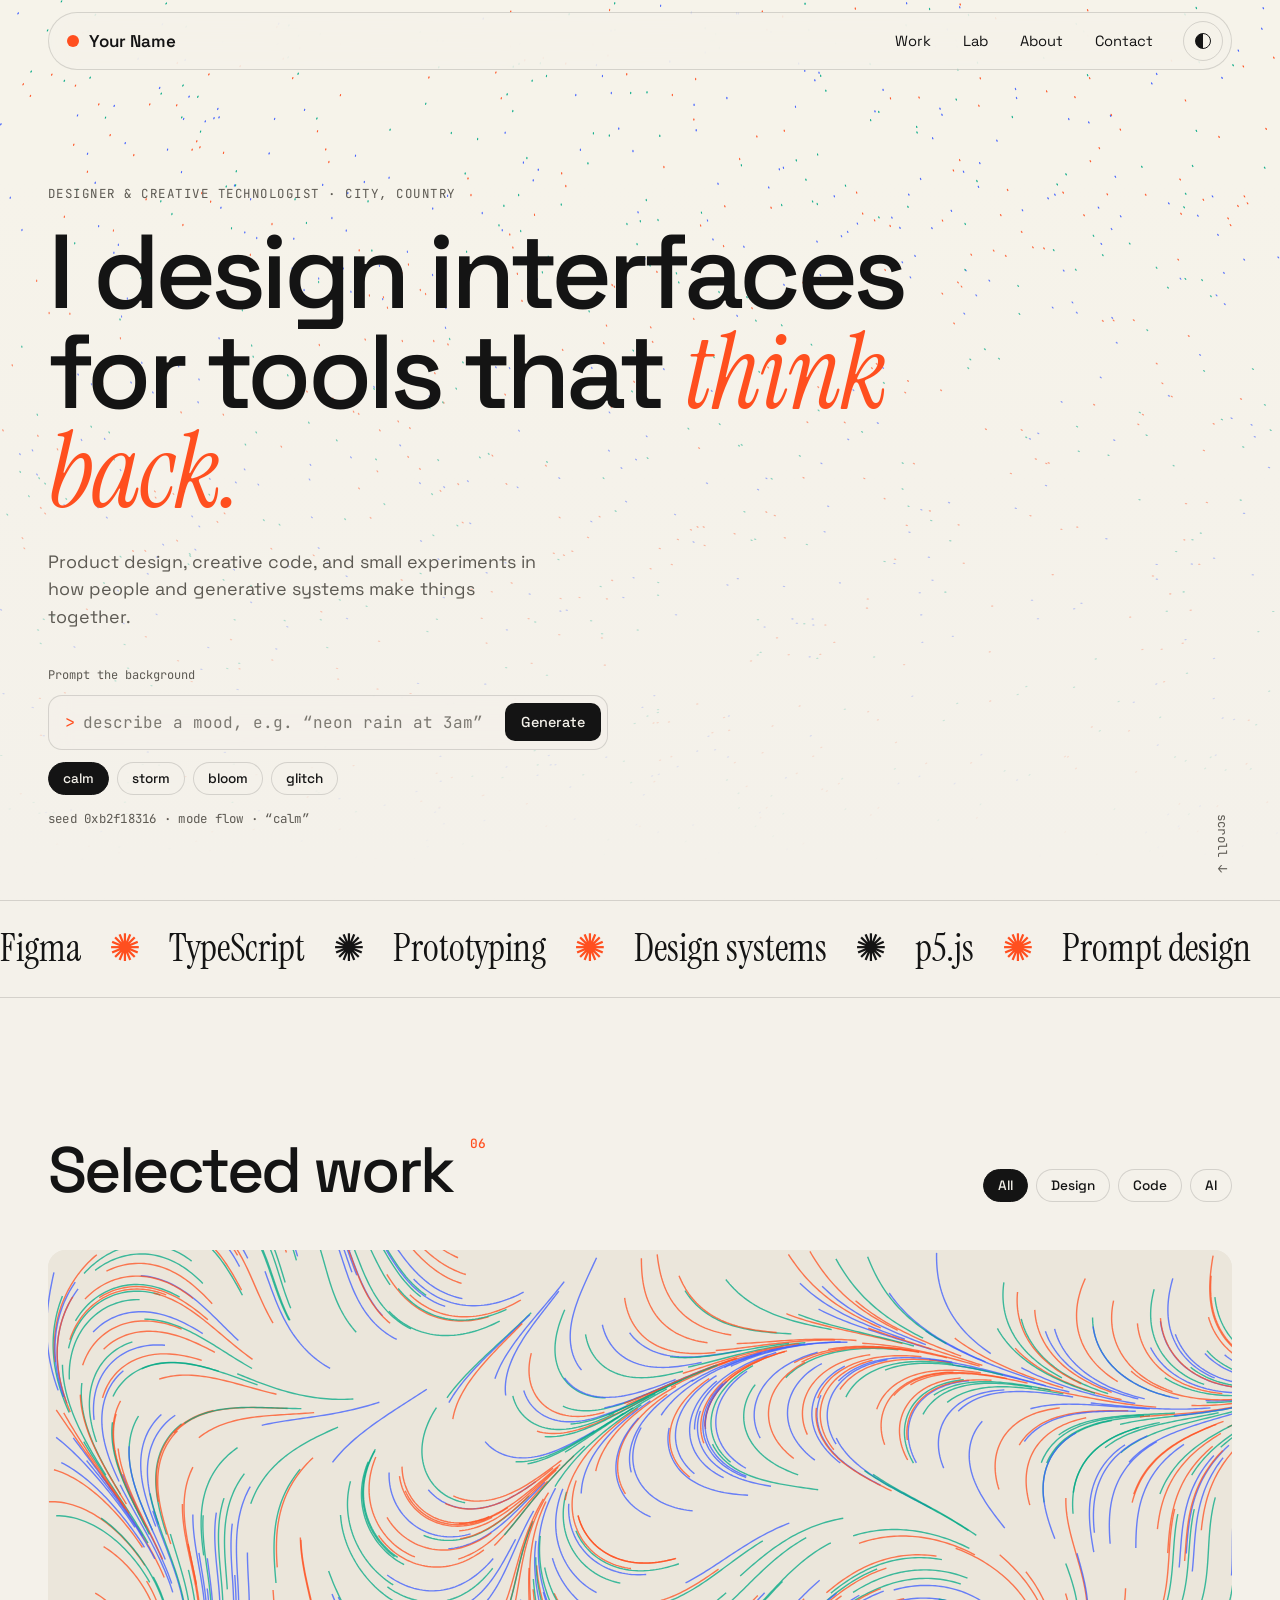
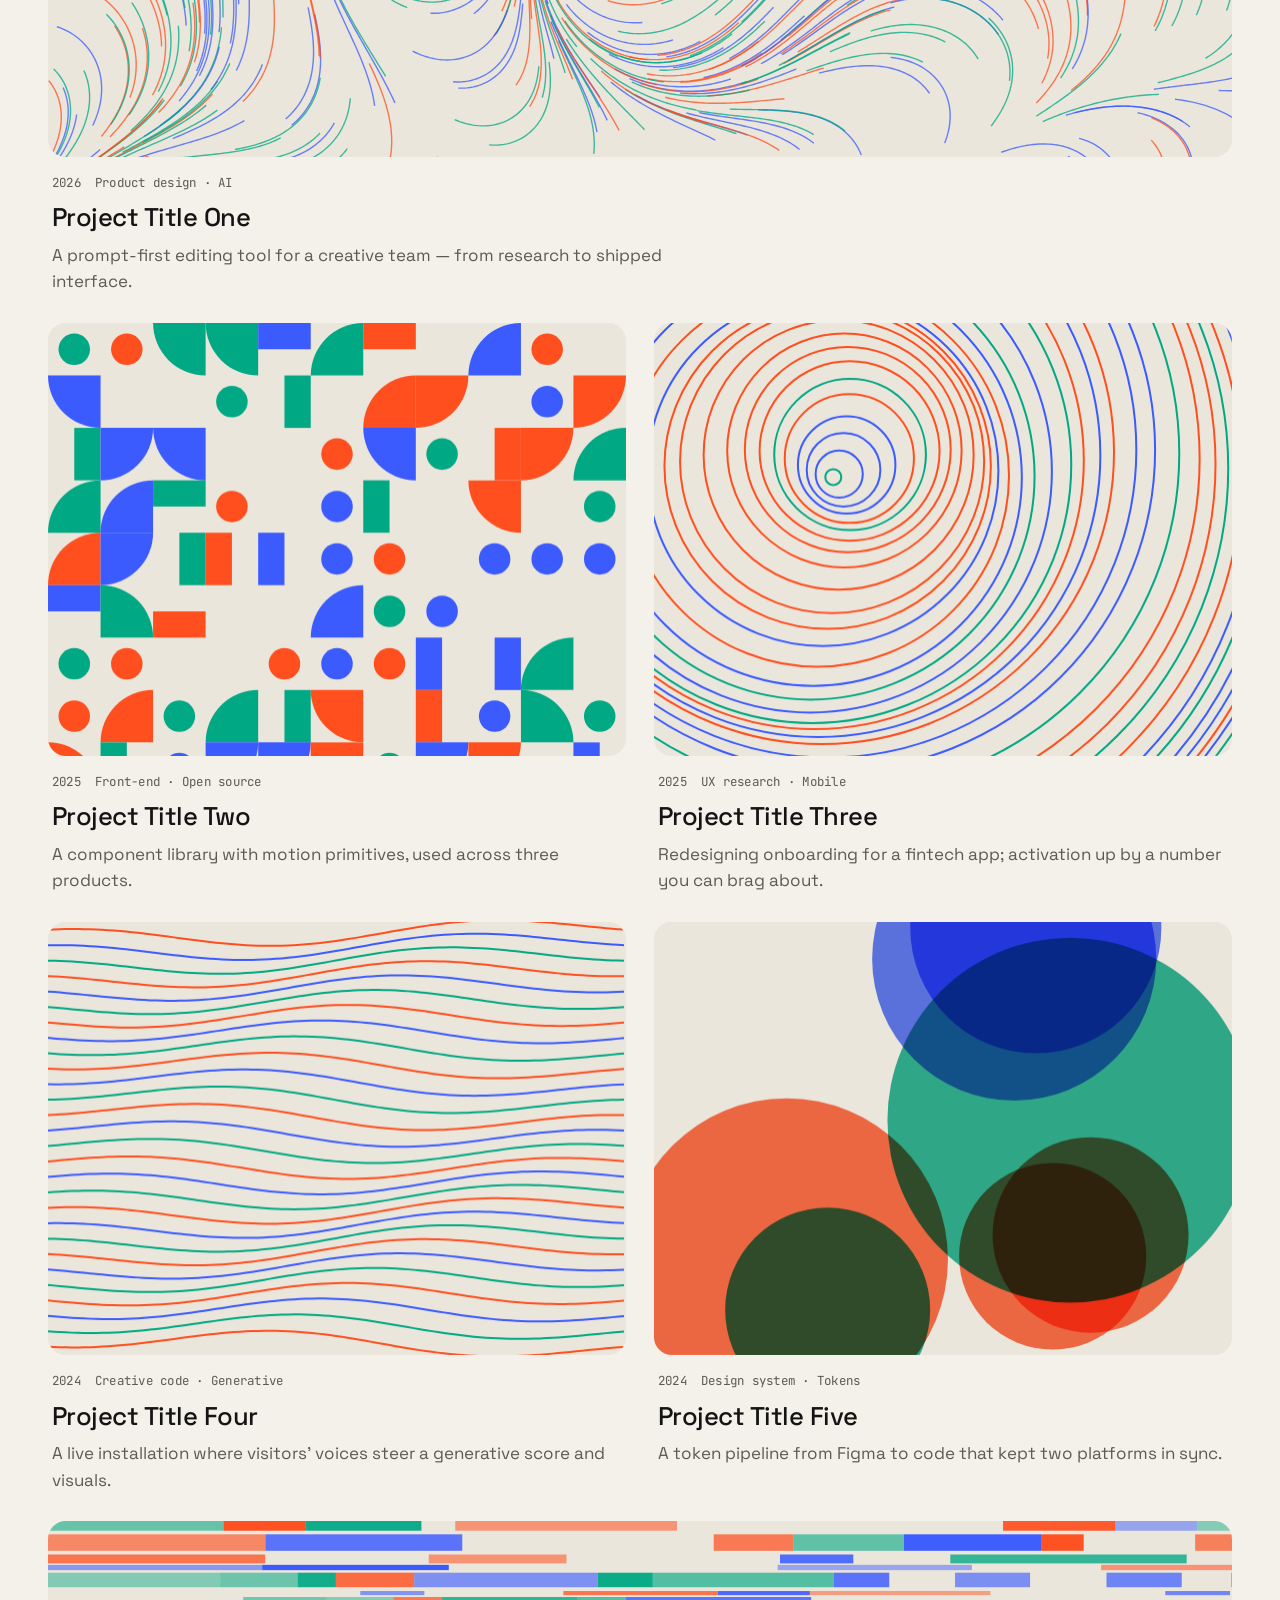
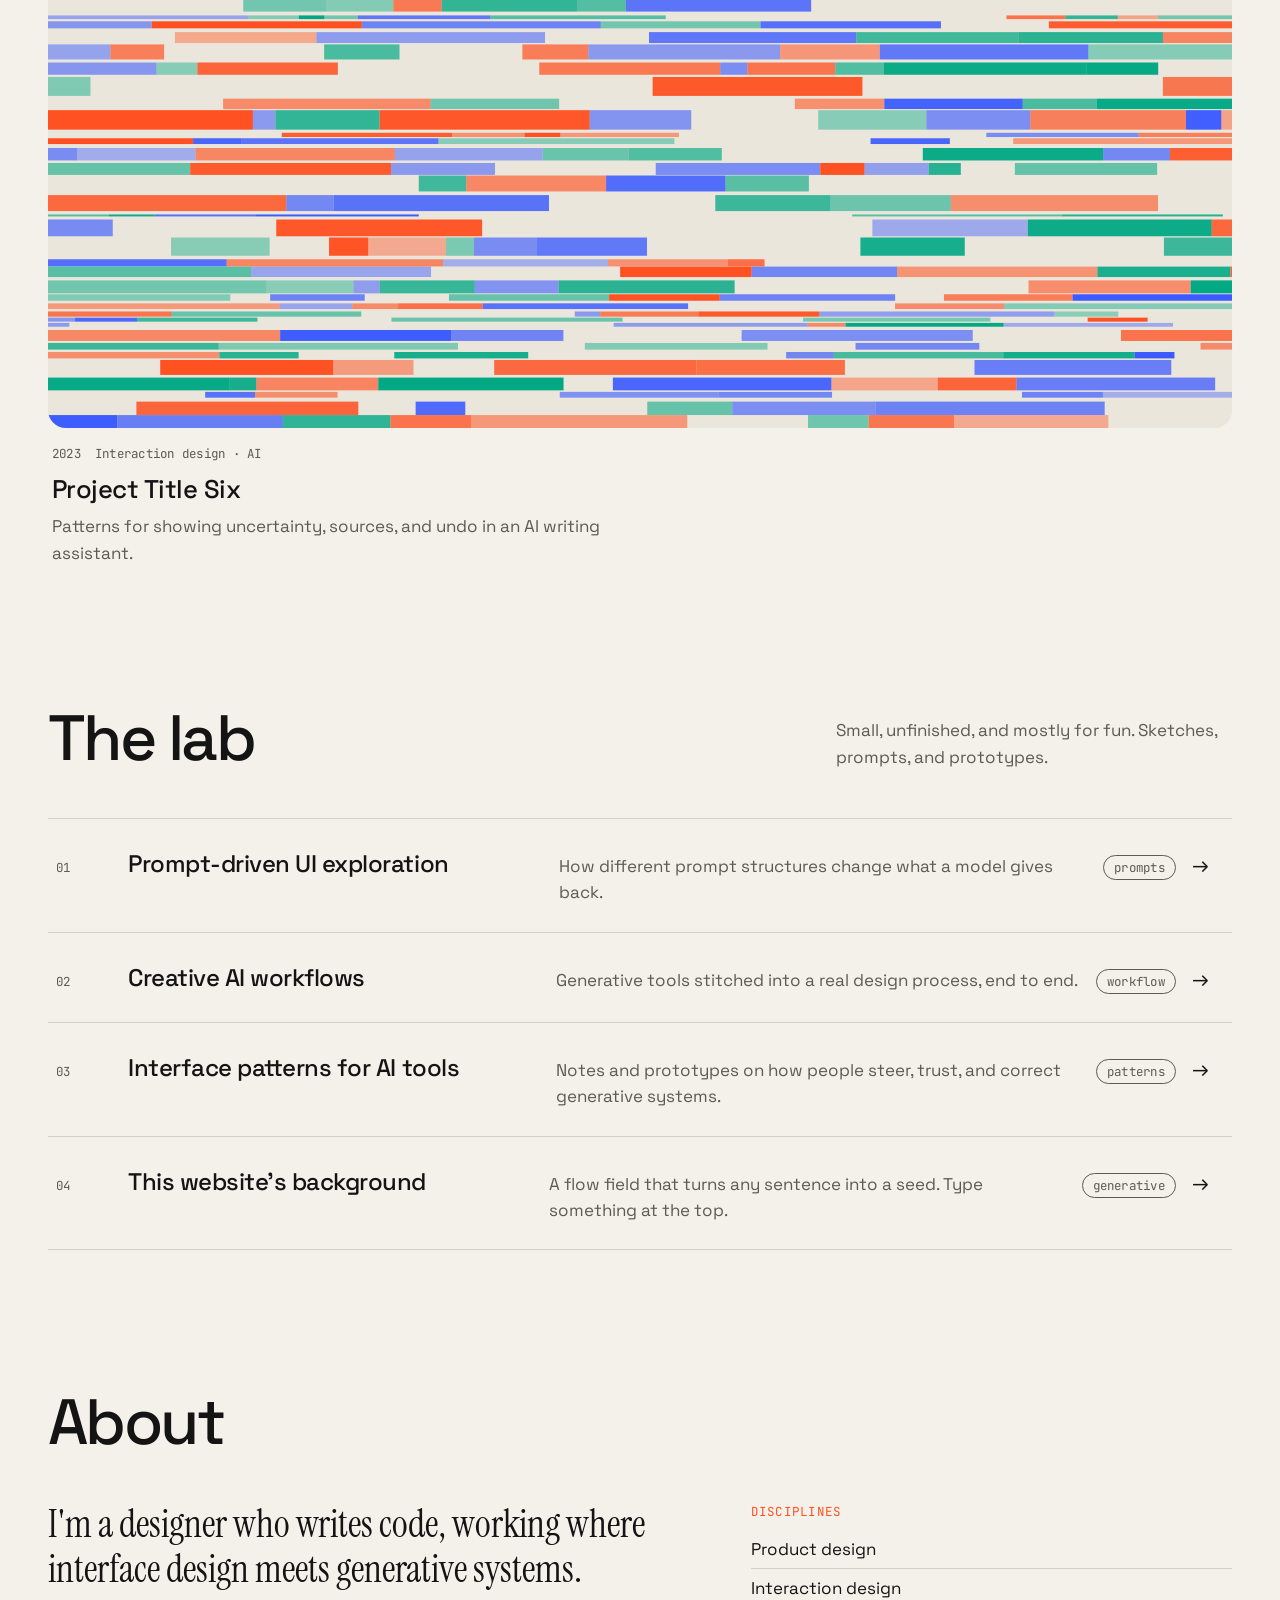
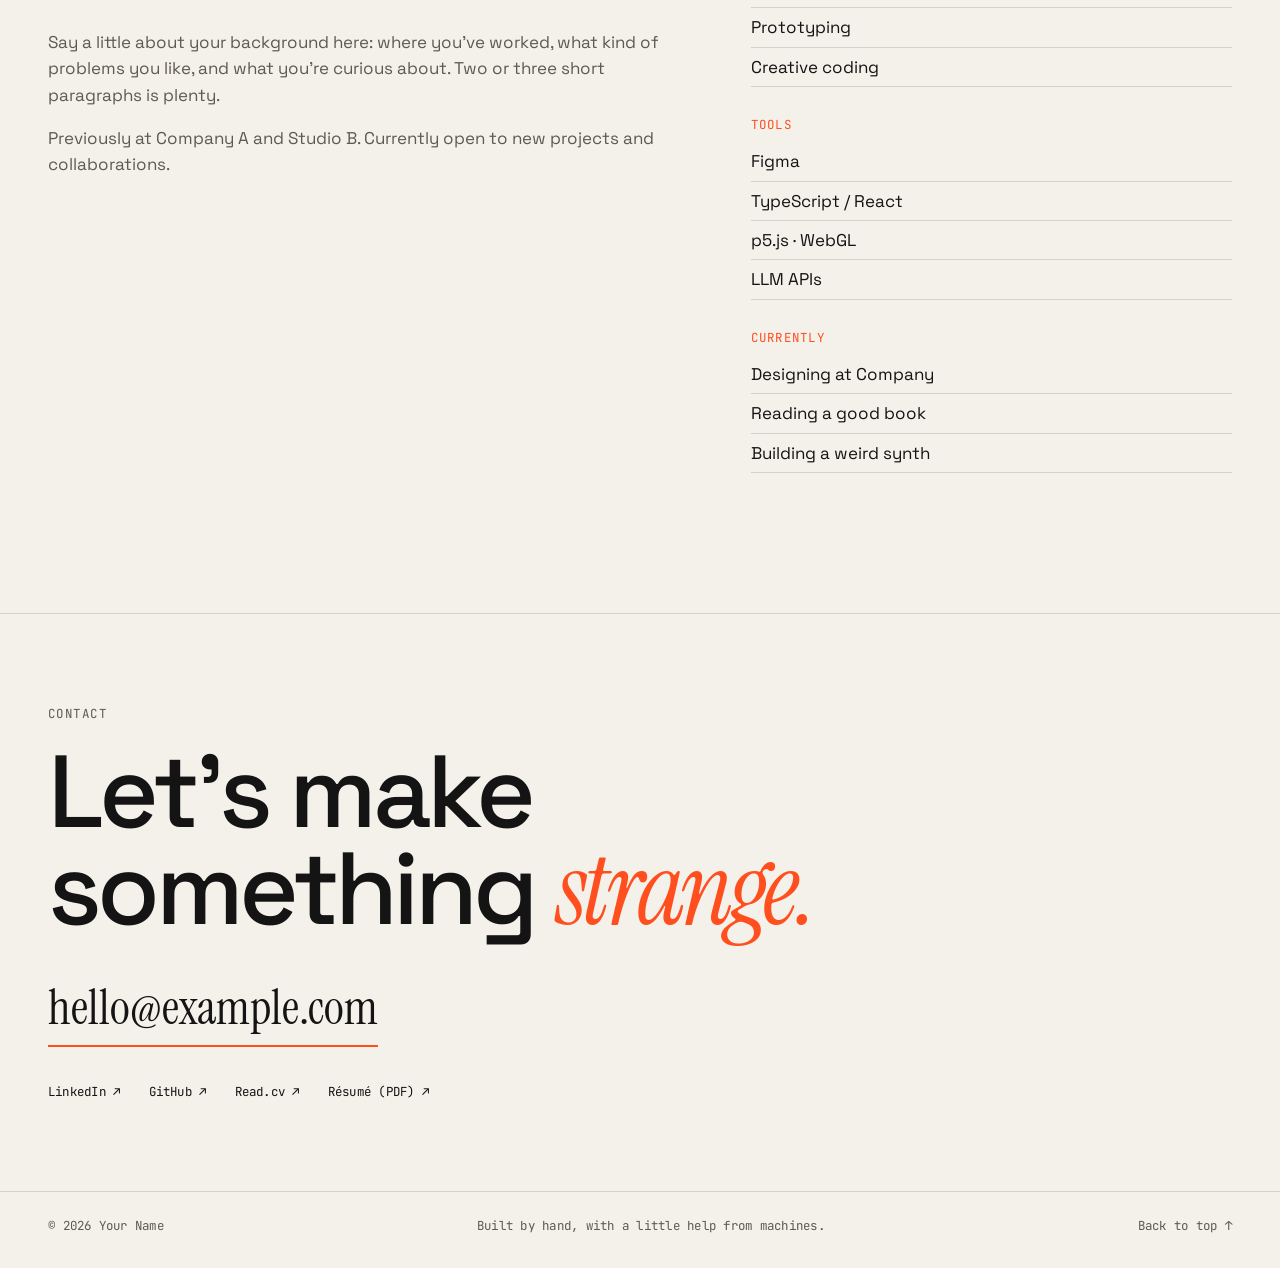
<file: index.html>
<!doctype html>
<html lang="en">
<head>
  <meta charset="utf-8">
  <meta name="viewport" content="width=device-width, initial-scale=1">
  <!-- TODO: replace with your name and a one-line description -->
  <title>Your Name — Design & Code</title>
  <meta name="description" content="Portfolio of Your Name: product design, creative coding, and experiments with generative AI.">
  <meta name="theme-color" content="#f4f1ea">
  <link rel="icon" href="data:image/svg+xml,<svg xmlns='http://www.w3.org/2000/svg' viewBox='0 0 32 32'><circle cx='16' cy='16' r='12' fill='%23ff4f1f'/></svg>">
  <link rel="preconnect" href="https://fonts.googleapis.com">
  <link rel="preconnect" href="https://fonts.gstatic.com" crossorigin>
  <link href="https://fonts.googleapis.com/css2?family=Instrument+Serif:ital@0;1&family=JetBrains+Mono:wght@400;500&family=Space+Grotesk:wght@400;500;600&display=swap" rel="stylesheet">
  <link rel="stylesheet" href="assets/css/styles.css">
  <script>
    // Apply the saved theme before first paint to avoid a flash.
    try { const t = localStorage.getItem('theme'); if (t) document.documentElement.dataset.theme = t; } catch (e) {}
    document.documentElement.classList.add('js');
  </script>
</head>
<body>
  <a class="skip-link" href="#work">Skip to work</a>

  <header class="nav" data-nav>
    <a class="nav__logo" href="#top" aria-label="Home">
      <span class="nav__dot" aria-hidden="true"></span>
      <!-- TODO: your name or initials -->
      <span>Your Name</span>
    </a>
    <nav aria-label="Primary">
      <ul class="nav__links">
        <li><a href="#work">Work</a></li>
        <li><a href="#lab">Lab</a></li>
        <li><a href="#about">About</a></li>
        <li><a href="#contact">Contact</a></li>
      </ul>
    </nav>
    <button class="theme-toggle" type="button" data-theme-toggle aria-label="Toggle dark mode">
      <span class="theme-toggle__icon" aria-hidden="true"></span>
    </button>
  </header>

  <main id="top">
    <!-- ───────── Hero ───────── -->
    <section class="hero" aria-labelledby="hero-title">
      <canvas class="hero__field" id="field" aria-hidden="true"></canvas>
      <div class="hero__inner">
        <!-- TODO: your role and location -->
        <p class="eyebrow">Designer &amp; creative technologist · City, Country</p>
        <h1 class="hero__title" id="hero-title">
          I design interfaces for tools that <em>think back.</em>
        </h1>
        <!-- TODO: a short intro sentence -->
        <p class="hero__lede">
          Product design, creative code, and small experiments in how people and generative systems make things together.
        </p>

        <form class="prompt" data-prompt autocomplete="off">
          <label class="prompt__label" for="prompt-input">Prompt the background</label>
          <div class="prompt__bar">
            <span class="prompt__caret" aria-hidden="true">&gt;</span>
            <input class="prompt__input" id="prompt-input" name="prompt" type="text" maxlength="80"
                   placeholder="describe a mood, e.g. “neon rain at 3am”">
            <button class="prompt__submit" type="submit">Generate</button>
          </div>
          <div class="prompt__chips" role="group" aria-label="Presets">
            <button type="button" class="chip" data-preset="calm">calm</button>
            <button type="button" class="chip" data-preset="storm">storm</button>
            <button type="button" class="chip" data-preset="bloom">bloom</button>
            <button type="button" class="chip" data-preset="glitch">glitch</button>
          </div>
          <p class="prompt__readout mono" data-readout aria-live="polite">seed — · mode —</p>
        </form>
      </div>
      <a class="hero__scroll mono" href="#work">scroll ↓</a>
    </section>

    <!-- ───────── Marquee ───────── -->
    <div class="marquee" aria-hidden="true">
      <div class="marquee__track">
        <span>Figma</span><span>✺</span><span>TypeScript</span><span>✺</span><span>Prototyping</span><span>✺</span>
        <span>Design systems</span><span>✺</span><span>p5.js</span><span>✺</span><span>Prompt design</span><span>✺</span>
        <span>WebGL</span><span>✺</span><span>User research</span><span>✺</span>
        <span>Figma</span><span>✺</span><span>TypeScript</span><span>✺</span><span>Prototyping</span><span>✺</span>
        <span>Design systems</span><span>✺</span><span>p5.js</span><span>✺</span><span>Prompt design</span><span>✺</span>
        <span>WebGL</span><span>✺</span><span>User research</span><span>✺</span>
      </div>
    </div>

    <!-- ───────── Work ───────── -->
    <section class="section" id="work" aria-labelledby="work-title">
      <div class="section__head">
        <h2 class="section__title" id="work-title">Selected work <sup class="mono" data-count>06</sup></h2>
        <div class="filters" role="group" aria-label="Filter projects">
          <button type="button" class="chip" data-filter="all" aria-pressed="true">All</button>
          <button type="button" class="chip" data-filter="design" aria-pressed="false">Design</button>
          <button type="button" class="chip" data-filter="code" aria-pressed="false">Code</button>
          <button type="button" class="chip" data-filter="ai" aria-pressed="false">AI</button>
        </div>
      </div>

      <!-- TODO: replace each card with a real project. data-tags drives the filters;
           data-seed + data-style pick the generated thumbnail (or swap the canvas for an <img>). -->
      <div class="grid">
        <article class="card card--wide reveal" data-tags="design ai">
          <a class="card__link" href="projects/project-template.html">
            <div class="card__media"><canvas class="thumb" data-seed="11" data-style="flow"></canvas></div>
            <div class="card__body">
              <p class="card__meta mono"><span>2026</span><span>Product design · AI</span></p>
              <h3 class="card__title">Project Title One</h3>
              <p class="card__desc">A prompt-first editing tool for a creative team — from research to shipped interface.</p>
            </div>
          </a>
        </article>

        <article class="card reveal" data-tags="code">
          <a class="card__link" href="projects/project-template.html">
            <div class="card__media"><canvas class="thumb" data-seed="42" data-style="grid"></canvas></div>
            <div class="card__body">
              <p class="card__meta mono"><span>2025</span><span>Front-end · Open source</span></p>
              <h3 class="card__title">Project Title Two</h3>
              <p class="card__desc">A component library with motion primitives, used across three products.</p>
            </div>
          </a>
        </article>

        <article class="card reveal" data-tags="design">
          <a class="card__link" href="projects/project-template.html">
            <div class="card__media"><canvas class="thumb" data-seed="7" data-style="rings"></canvas></div>
            <div class="card__body">
              <p class="card__meta mono"><span>2025</span><span>UX research · Mobile</span></p>
              <h3 class="card__title">Project Title Three</h3>
              <p class="card__desc">Redesigning onboarding for a fintech app; activation up by a number you can brag about.</p>
            </div>
          </a>
        </article>

        <article class="card reveal" data-tags="code ai">
          <a class="card__link" href="projects/project-template.html">
            <div class="card__media"><canvas class="thumb" data-seed="93" data-style="waves"></canvas></div>
            <div class="card__body">
              <p class="card__meta mono"><span>2024</span><span>Creative code · Generative</span></p>
              <h3 class="card__title">Project Title Four</h3>
              <p class="card__desc">A live installation where visitors' voices steer a generative score and visuals.</p>
            </div>
          </a>
        </article>

        <article class="card reveal" data-tags="design code">
          <a class="card__link" href="projects/project-template.html">
            <div class="card__media"><canvas class="thumb" data-seed="5" data-style="blobs"></canvas></div>
            <div class="card__body">
              <p class="card__meta mono"><span>2024</span><span>Design system · Tokens</span></p>
              <h3 class="card__title">Project Title Five</h3>
              <p class="card__desc">A token pipeline from Figma to code that kept two platforms in sync.</p>
            </div>
          </a>
        </article>

        <article class="card card--wide reveal" data-tags="ai design">
          <a class="card__link" href="projects/project-template.html">
            <div class="card__media"><canvas class="thumb" data-seed="28" data-style="glitch"></canvas></div>
            <div class="card__body">
              <p class="card__meta mono"><span>2023</span><span>Interaction design · AI</span></p>
              <h3 class="card__title">Project Title Six</h3>
              <p class="card__desc">Patterns for showing uncertainty, sources, and undo in an AI writing assistant.</p>
            </div>
          </a>
        </article>
      </div>
      <p class="grid__empty mono" data-empty hidden>Nothing here yet — try another filter.</p>
    </section>

    <!-- ───────── Lab ───────── -->
    <section class="section section--lab" id="lab" aria-labelledby="lab-title">
      <div class="section__head">
        <h2 class="section__title" id="lab-title">The lab</h2>
        <p class="section__note">Small, unfinished, and mostly for fun. Sketches, prompts, and prototypes.</p>
      </div>
      <!-- TODO: link each experiment to a demo, repo, or write-up -->
      <ol class="lab">
        <li class="lab__item reveal">
          <a href="#">
            <span class="lab__num mono">01</span>
            <span class="lab__title">Prompt-driven UI exploration</span>
            <span class="lab__desc">How different prompt structures change what a model gives back.</span>
            <span class="lab__tag mono">prompts</span>
            <span class="lab__arrow" aria-hidden="true">→</span>
          </a>
        </li>
        <li class="lab__item reveal">
          <a href="#">
            <span class="lab__num mono">02</span>
            <span class="lab__title">Creative AI workflows</span>
            <span class="lab__desc">Generative tools stitched into a real design process, end to end.</span>
            <span class="lab__tag mono">workflow</span>
            <span class="lab__arrow" aria-hidden="true">→</span>
          </a>
        </li>
        <li class="lab__item reveal">
          <a href="#">
            <span class="lab__num mono">03</span>
            <span class="lab__title">Interface patterns for AI tools</span>
            <span class="lab__desc">Notes and prototypes on how people steer, trust, and correct generative systems.</span>
            <span class="lab__tag mono">patterns</span>
            <span class="lab__arrow" aria-hidden="true">→</span>
          </a>
        </li>
        <li class="lab__item reveal">
          <a href="#">
            <span class="lab__num mono">04</span>
            <span class="lab__title">This website's background</span>
            <span class="lab__desc">A flow field that turns any sentence into a seed. Type something at the top.</span>
            <span class="lab__tag mono">generative</span>
            <span class="lab__arrow" aria-hidden="true">→</span>
          </a>
        </li>
      </ol>
    </section>

    <!-- ───────── About ───────── -->
    <section class="section about" id="about" aria-labelledby="about-title">
      <h2 class="section__title" id="about-title">About</h2>
      <div class="about__grid">
        <!-- TODO: your bio -->
        <div class="about__bio reveal">
          <p class="about__lead">
            I'm a designer who writes code, working where interface design meets generative systems.
          </p>
          <p>
            Say a little about your background here: where you've worked, what kind of problems you like, and what you're curious about. Two or three short paragraphs is plenty.
          </p>
          <p>
            Previously at Company A and Studio B. Currently open to new projects and collaborations.
          </p>
        </div>
        <dl class="about__lists reveal">
          <div>
            <dt class="mono">Disciplines</dt>
            <dd>Product design</dd><dd>Interaction design</dd><dd>Prototyping</dd><dd>Creative coding</dd>
          </div>
          <div>
            <dt class="mono">Tools</dt>
            <dd>Figma</dd><dd>TypeScript / React</dd><dd>p5.js · WebGL</dd><dd>LLM APIs</dd>
          </div>
          <div>
            <dt class="mono">Currently</dt>
            <dd>Designing at Company</dd><dd>Reading a good book</dd><dd>Building a weird synth</dd>
          </div>
        </dl>
      </div>
    </section>

    <!-- ───────── Contact ───────── -->
    <section class="contact" id="contact" aria-labelledby="contact-title">
      <p class="eyebrow">Contact</p>
      <h2 class="contact__title" id="contact-title">Let's make something <em>strange.</em></h2>
      <!-- TODO: your email and links -->
      <a class="contact__email" href="mailto:hello@example.com">hello@example.com</a>
      <ul class="contact__links mono">
        <li><a href="#">LinkedIn ↗</a></li>
        <li><a href="https://github.com/">GitHub ↗</a></li>
        <li><a href="#">Read.cv ↗</a></li>
        <li><a href="#">Résumé (PDF) ↗</a></li>
      </ul>
    </section>
  </main>

  <footer class="footer mono">
    <span>© <span data-year></span> Your Name</span>
    <span>Built by hand, with a little help from machines.</span>
    <a href="#top">Back to top ↑</a>
  </footer>

  <script src="assets/js/main.js" defer></script>
</body>
</html>
</file>
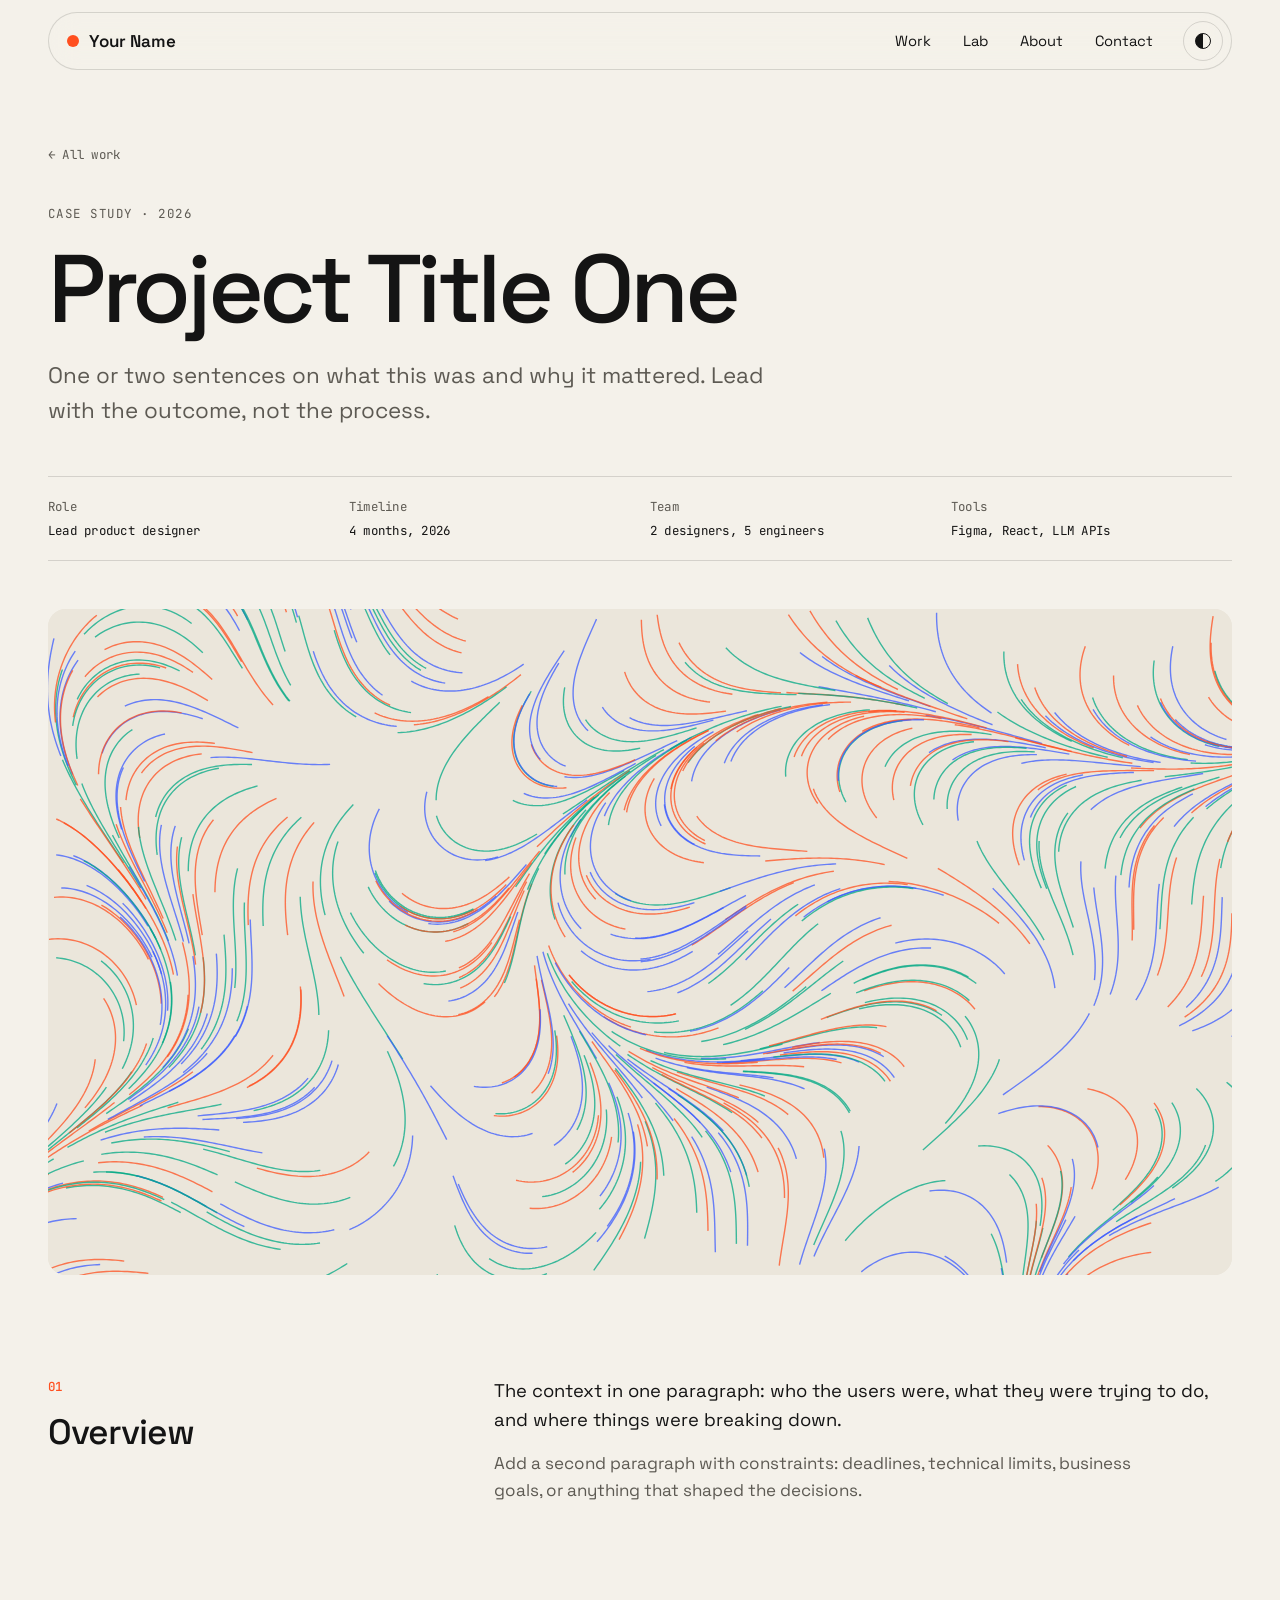
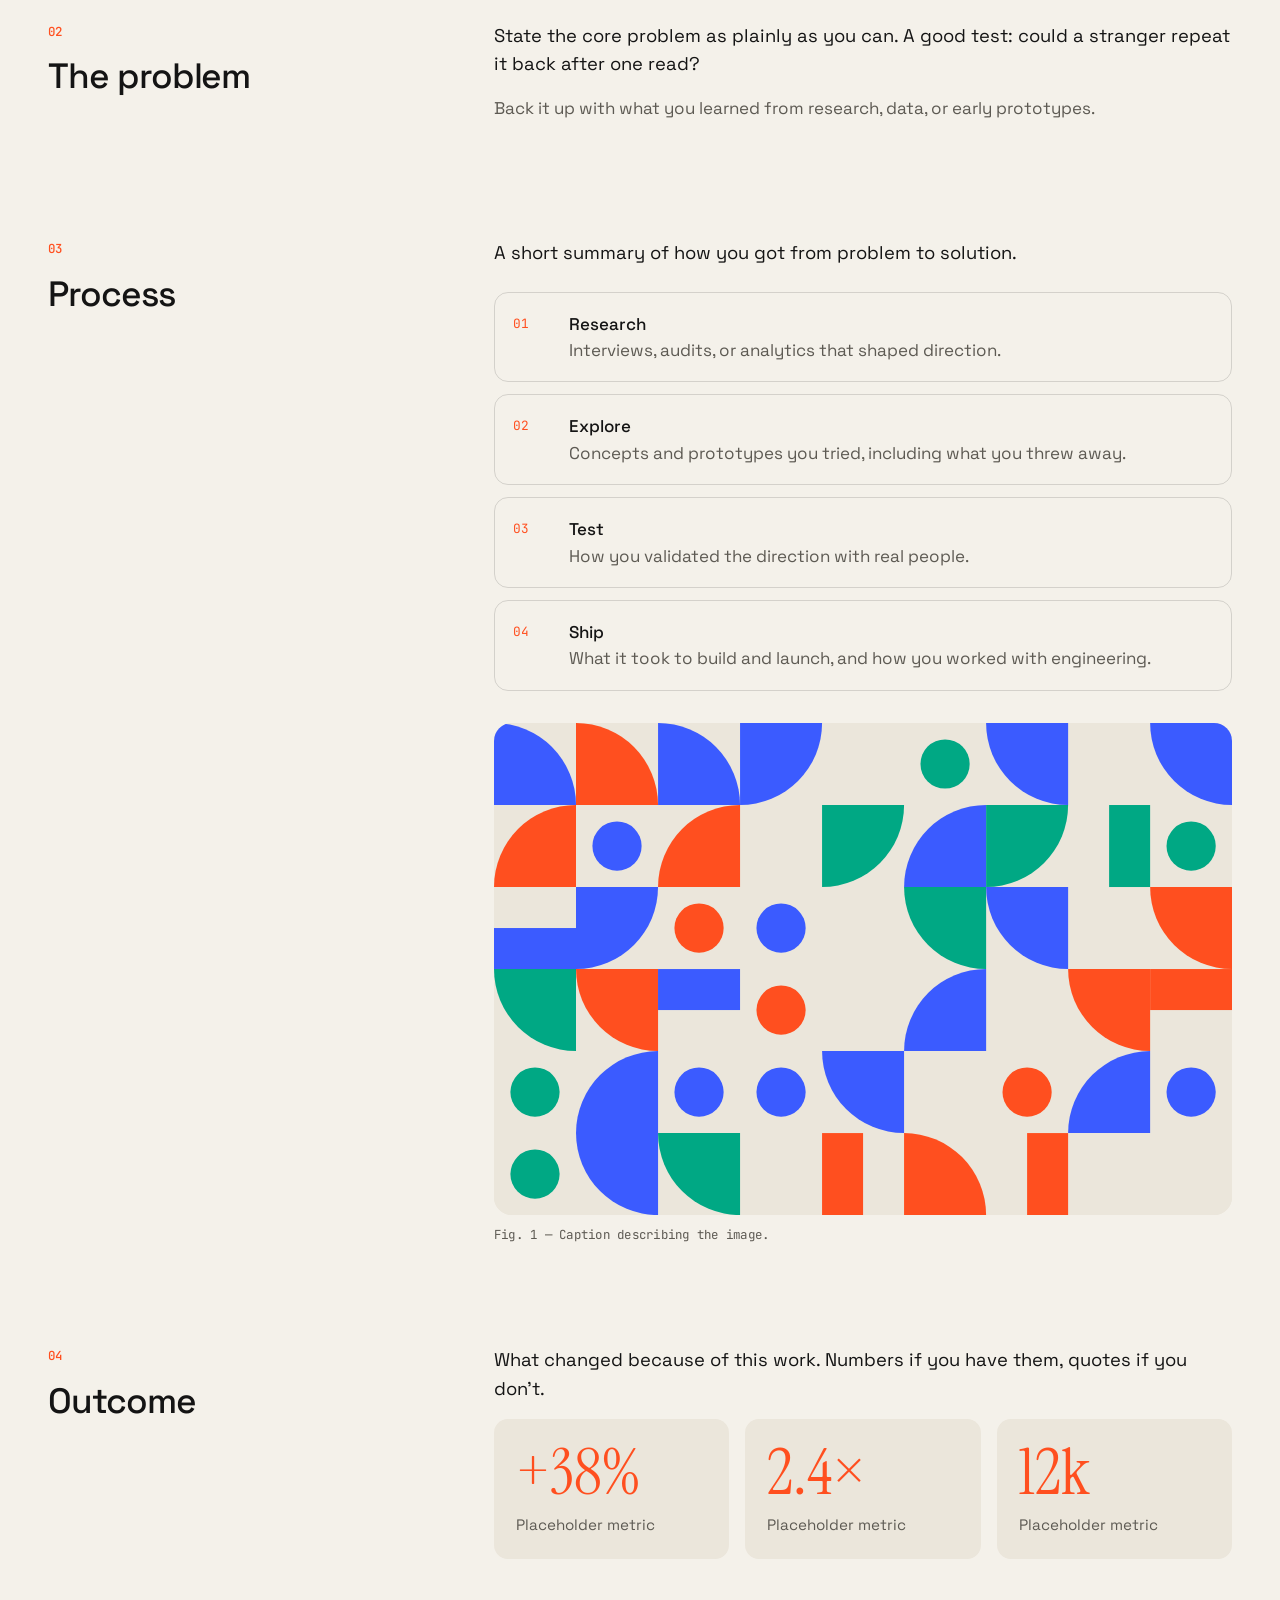
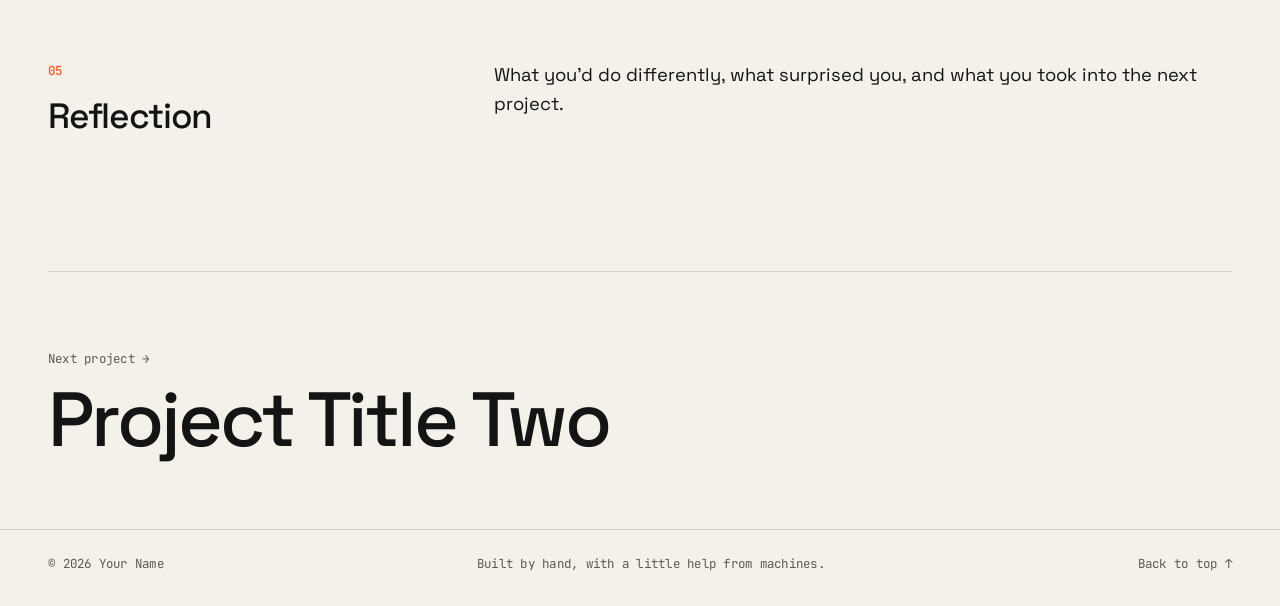
<file: projects/project-template.html>
<!doctype html>
<html lang="en">
<head>
  <meta charset="utf-8">
  <meta name="viewport" content="width=device-width, initial-scale=1">
  <!-- TODO: duplicate this file for each project and rename it, e.g. projects/prompt-editor.html -->
  <title>Project Title One — Your Name</title>
  <meta name="description" content="Case study: a prompt-first editing tool for a creative team.">
  <meta name="theme-color" content="#f4f1ea">
  <link rel="icon" href="data:image/svg+xml,<svg xmlns='http://www.w3.org/2000/svg' viewBox='0 0 32 32'><circle cx='16' cy='16' r='12' fill='%23ff4f1f'/></svg>">
  <link rel="preconnect" href="https://fonts.googleapis.com">
  <link rel="preconnect" href="https://fonts.gstatic.com" crossorigin>
  <link href="https://fonts.googleapis.com/css2?family=Instrument+Serif:ital@0;1&family=JetBrains+Mono:wght@400;500&family=Space+Grotesk:wght@400;500;600&display=swap" rel="stylesheet">
  <link rel="stylesheet" href="../assets/css/styles.css">
  <script>
    try { const t = localStorage.getItem('theme'); if (t) document.documentElement.dataset.theme = t; } catch (e) {}
    document.documentElement.classList.add('js');
  </script>
</head>
<body>
  <header class="nav" data-nav>
    <a class="nav__logo" href="../index.html" aria-label="Home">
      <span class="nav__dot" aria-hidden="true"></span>
      <span>Your Name</span>
    </a>
    <nav aria-label="Primary">
      <ul class="nav__links">
        <li><a href="../index.html#work">Work</a></li>
        <li><a href="../index.html#lab">Lab</a></li>
        <li><a href="../index.html#about">About</a></li>
        <li><a href="../index.html#contact">Contact</a></li>
      </ul>
    </nav>
    <button class="theme-toggle" type="button" data-theme-toggle aria-label="Toggle dark mode">
      <span class="theme-toggle__icon" aria-hidden="true"></span>
    </button>
  </header>

  <main class="case">
    <a class="case__back mono" href="../index.html#work">← All work</a>

    <p class="eyebrow">Case study · 2026</p>
    <h1 class="case__title">Project Title One</h1>
    <p class="case__lede">
      One or two sentences on what this was and why it mattered. Lead with the outcome, not the process.
    </p>

    <dl class="case__facts mono">
      <div><dt>Role</dt><dd>Lead product designer</dd></div>
      <div><dt>Timeline</dt><dd>4 months, 2026</dd></div>
      <div><dt>Team</dt><dd>2 designers, 5 engineers</dd></div>
      <div><dt>Tools</dt><dd>Figma, React, LLM APIs</dd></div>
    </dl>

    <!-- Swap the canvas for <img src="..." alt="..."> once you have real images. -->
    <div class="case__cover reveal"><canvas class="thumb" data-seed="11" data-style="flow"></canvas></div>

    <section class="case__section reveal">
      <h2><span class="mono">01</span>Overview</h2>
      <div>
        <p>The context in one paragraph: who the users were, what they were trying to do, and where things were breaking down.</p>
        <p>Add a second paragraph with constraints: deadlines, technical limits, business goals, or anything that shaped the decisions.</p>
      </div>
    </section>

    <section class="case__section reveal">
      <h2><span class="mono">02</span>The problem</h2>
      <div>
        <p>State the core problem as plainly as you can. A good test: could a stranger repeat it back after one read?</p>
        <p>Back it up with what you learned from research, data, or early prototypes.</p>
      </div>
    </section>

    <section class="case__section reveal">
      <h2><span class="mono">03</span>Process</h2>
      <div>
        <p>A short summary of how you got from problem to solution.</p>
        <ol class="case__steps">
          <li><div><strong>Research</strong><span>Interviews, audits, or analytics that shaped direction.</span></div></li>
          <li><div><strong>Explore</strong><span>Concepts and prototypes you tried, including what you threw away.</span></div></li>
          <li><div><strong>Test</strong><span>How you validated the direction with real people.</span></div></li>
          <li><div><strong>Ship</strong><span>What it took to build and launch, and how you worked with engineering.</span></div></li>
        </ol>
        <figure class="case__figure">
          <div class="case__cover"><canvas class="thumb" data-seed="12" data-style="grid"></canvas></div>
          <figcaption class="mono">Fig. 1 — Caption describing the image.</figcaption>
        </figure>
      </div>
    </section>

    <section class="case__section reveal">
      <h2><span class="mono">04</span>Outcome</h2>
      <div>
        <p>What changed because of this work. Numbers if you have them, quotes if you don't.</p>
        <div class="stats">
          <div class="stat"><span class="stat__num">+38%</span><span class="stat__label">Placeholder metric</span></div>
          <div class="stat"><span class="stat__num">2.4×</span><span class="stat__label">Placeholder metric</span></div>
          <div class="stat"><span class="stat__num">12k</span><span class="stat__label">Placeholder metric</span></div>
        </div>
      </div>
    </section>

    <section class="case__section reveal">
      <h2><span class="mono">05</span>Reflection</h2>
      <div>
        <p>What you'd do differently, what surprised you, and what you took into the next project.</p>
      </div>
    </section>

    <!-- TODO: point this at the next case study -->
    <a class="case__next" href="project-template.html">
      <span class="mono">Next project →</span>
      <strong>Project Title Two</strong>
    </a>
  </main>

  <footer class="footer mono">
    <span>© <span data-year></span> Your Name</span>
    <span>Built by hand, with a little help from machines.</span>
    <a href="#">Back to top ↑</a>
  </footer>

  <script src="../assets/js/main.js" defer></script>
</body>
</html>
</file>
<file: assets/css/styles.css>
/* ─────────────────────────────────────────────
   Tokens
   ───────────────────────────────────────────── */
:root {
  --bg: #f4f1ea;
  --surface: #ebe6db;
  --fg: #141414;
  --muted: #5d5a53;
  --line: rgba(20, 20, 20, 0.14);
  --accent: #ff4f1f;
  --accent-2: #3b5bff;
  --accent-3: #00a884;
  --on-accent: #ffffff;

  --font-display: "Instrument Serif", "Times New Roman", serif;
  --font-body: "Space Grotesk", system-ui, sans-serif;
  --font-mono: "JetBrains Mono", ui-monospace, monospace;

  --gutter: clamp(16px, 4vw, 48px);
  --max: 1320px;
  --radius: 18px;
  --ease: cubic-bezier(0.2, 0.8, 0.2, 1);

  color-scheme: light;
}

@media (prefers-color-scheme: dark) {
  :root:not([data-theme="light"]) {
    --bg: #0e0e10;
    --surface: #18181c;
    --fg: #f1eee7;
    --muted: #9a968d;
    --line: rgba(241, 238, 231, 0.14);
    --accent: #ff6a3d;
    --accent-2: #8191ff;
    --accent-3: #3de0b2;
    --on-accent: #0e0e10;
    color-scheme: dark;
  }
}

:root[data-theme="dark"] {
  --bg: #0e0e10;
  --surface: #18181c;
  --fg: #f1eee7;
  --muted: #9a968d;
  --line: rgba(241, 238, 231, 0.14);
  --accent: #ff6a3d;
  --accent-2: #8191ff;
  --accent-3: #3de0b2;
  --on-accent: #0e0e10;
  color-scheme: dark;
}

/* ─────────────────────────────────────────────
   Base
   ───────────────────────────────────────────── */
*, *::before, *::after { box-sizing: border-box; }

html { scroll-behavior: smooth; -webkit-text-size-adjust: 100%; }

body {
  margin: 0;
  background: var(--bg);
  color: var(--fg);
  font-family: var(--font-body);
  font-size: 17px;
  line-height: 1.55;
  -webkit-font-smoothing: antialiased;
  overflow-x: hidden;
  transition: background-color 0.4s var(--ease), color 0.4s var(--ease);
}

img, canvas { display: block; max-width: 100%; }

a { color: inherit; text-decoration: none; }

::selection { background: var(--accent); color: var(--on-accent); }

:focus-visible {
  outline: 2px solid var(--accent);
  outline-offset: 3px;
  border-radius: 6px;
}

.mono { font-family: var(--font-mono); font-size: 0.78rem; letter-spacing: 0.02em; }

.eyebrow {
  font-family: var(--font-mono);
  font-size: 0.78rem;
  text-transform: uppercase;
  letter-spacing: 0.12em;
  color: var(--muted);
  margin: 0 0 1.25rem;
}

em { font-family: var(--font-display); font-style: italic; font-weight: 400; }

.skip-link {
  position: absolute;
  left: 12px;
  top: -60px;
  z-index: 100;
  padding: 10px 14px;
  background: var(--fg);
  color: var(--bg);
  border-radius: 8px;
}
.skip-link:focus { top: 12px; }

/* ─────────────────────────────────────────────
   Nav
   ───────────────────────────────────────────── */
.nav {
  position: fixed;
  inset: 12px var(--gutter) auto;
  z-index: 50;
  display: flex;
  align-items: center;
  gap: 16px;
  padding: 8px 8px 8px 18px;
  border: 1px solid var(--line);
  border-radius: 999px;
  background: color-mix(in srgb, var(--bg) 72%, transparent);
  backdrop-filter: blur(14px) saturate(1.4);
  -webkit-backdrop-filter: blur(14px) saturate(1.4);
  transition: transform 0.4s var(--ease);
}
.nav.is-hidden { transform: translateY(calc(-100% - 20px)); }

.nav__logo { display: flex; align-items: center; gap: 10px; font-weight: 600; margin-right: auto; }
.nav__dot {
  width: 12px; height: 12px; border-radius: 50%;
  background: var(--accent);
  box-shadow: 0 0 0 0 var(--accent);
  animation: pulse 2.6s infinite;
}
@keyframes pulse {
  0% { box-shadow: 0 0 0 0 color-mix(in srgb, var(--accent) 60%, transparent); }
  70%, 100% { box-shadow: 0 0 0 10px transparent; }
}

.nav__links { display: flex; gap: 4px; list-style: none; margin: 0; padding: 0; }
.nav__links a {
  display: block;
  padding: 8px 14px;
  border-radius: 999px;
  font-size: 0.92rem;
  transition: background-color 0.2s;
}
.nav__links a:hover { background: var(--surface); }

.theme-toggle {
  width: 40px; height: 40px;
  display: grid; place-items: center;
  border: 1px solid var(--line);
  border-radius: 50%;
  background: transparent;
  color: var(--fg);
  cursor: pointer;
}
.theme-toggle__icon {
  width: 16px; height: 16px; border-radius: 50%;
  background: linear-gradient(90deg, var(--fg) 50%, transparent 50%);
  border: 1.5px solid var(--fg);
  transition: transform 0.5s var(--ease);
}
.theme-toggle:hover .theme-toggle__icon { transform: rotate(180deg); }

@media (max-width: 640px) {
  .nav__links { display: none; }
}

/* ─────────────────────────────────────────────
   Hero
   ───────────────────────────────────────────── */
.hero {
  position: relative;
  min-height: 100svh;
  display: flex;
  align-items: flex-end;
  padding: 120px var(--gutter) 72px;
  overflow: hidden;
  isolation: isolate;
}
.hero__field {
  position: absolute;
  inset: 0;
  width: 100%;
  height: 100%;
  z-index: -1;
}
.hero::after {
  /* soften the field behind the text */
  content: "";
  position: absolute;
  inset: 0;
  z-index: -1;
  pointer-events: none;
  background: linear-gradient(to top, var(--bg) 4%, color-mix(in srgb, var(--bg) 55%, transparent) 45%, transparent 80%);
}

.hero__inner { width: 100%; max-width: var(--max); margin: 0 auto; }

.hero__title {
  font-family: var(--font-body);
  font-weight: 500;
  font-size: clamp(2.6rem, 8.2vw, 7.6rem);
  line-height: 0.95;
  letter-spacing: -0.045em;
  margin: 0;
  max-width: 13ch;
}
.hero__title em { letter-spacing: -0.02em; color: var(--accent); }

.hero__lede {
  max-width: 46ch;
  font-size: clamp(1.02rem, 1.4vw, 1.2rem);
  color: var(--muted);
  margin: 1.6rem 0 2.2rem;
}

.hero__scroll {
  position: absolute;
  right: var(--gutter);
  bottom: 28px;
  color: var(--muted);
  writing-mode: vertical-rl;
}
@media (max-width: 640px) { .hero__scroll { display: none; } }

/* Prompt */
.prompt { max-width: 560px; }
.prompt__label { display: block; margin-bottom: 10px; font-family: var(--font-mono); font-size: 0.75rem; color: var(--muted); }
.prompt__bar {
  display: flex;
  align-items: center;
  gap: 8px;
  padding: 6px 6px 6px 16px;
  border: 1px solid var(--line);
  border-radius: 14px;
  background: color-mix(in srgb, var(--bg) 80%, transparent);
  backdrop-filter: blur(10px);
  -webkit-backdrop-filter: blur(10px);
  transition: border-color 0.2s, box-shadow 0.2s;
}
.prompt__bar:focus-within {
  border-color: var(--accent);
  box-shadow: 0 0 0 4px color-mix(in srgb, var(--accent) 18%, transparent);
}
.prompt__caret { font-family: var(--font-mono); color: var(--accent); }
.prompt__input {
  flex: 1;
  min-width: 0;
  border: 0;
  background: transparent;
  color: var(--fg);
  font: 400 1rem var(--font-mono);
  padding: 10px 0;
}
.prompt__input:focus { outline: none; }
.prompt__input::placeholder { color: var(--muted); opacity: 0.8; }
.prompt__submit {
  border: 0;
  border-radius: 10px;
  padding: 10px 16px;
  background: var(--fg);
  color: var(--bg);
  font: 500 0.9rem var(--font-body);
  cursor: pointer;
  transition: background-color 0.2s, transform 0.2s var(--ease);
}
.prompt__submit:hover { background: var(--accent); color: var(--on-accent); }
.prompt__submit:active { transform: scale(0.96); }

.prompt__chips { display: flex; flex-wrap: wrap; gap: 8px; margin-top: 12px; }
.prompt__readout { margin: 14px 0 0; color: var(--muted); min-height: 1.2em; }

/* Chips (shared by prompt presets + filters) */
.chip {
  border: 1px solid var(--line);
  border-radius: 999px;
  padding: 7px 14px;
  background: color-mix(in srgb, var(--bg) 70%, transparent);
  color: var(--fg);
  font: 500 0.85rem var(--font-body);
  cursor: pointer;
  transition: background-color 0.2s, color 0.2s, border-color 0.2s, transform 0.2s var(--ease);
}
.chip:hover { border-color: var(--fg); transform: translateY(-1px); }
.chip[aria-pressed="true"], .chip.is-active { background: var(--fg); color: var(--bg); border-color: var(--fg); }

/* ─────────────────────────────────────────────
   Marquee
   ───────────────────────────────────────────── */
.marquee {
  border-block: 1px solid var(--line);
  overflow: hidden;
  padding: 18px 0;
}
.marquee__track {
  display: flex;
  gap: 28px;
  width: max-content;
  font-family: var(--font-display);
  font-size: clamp(1.6rem, 3vw, 2.4rem);
  white-space: nowrap;
  animation: marquee 38s linear infinite;
}
.marquee__track span:nth-child(4n + 2) { color: var(--accent); }
@keyframes marquee { to { transform: translateX(-50%); } }

/* ─────────────────────────────────────────────
   Sections
   ───────────────────────────────────────────── */
.section {
  max-width: var(--max);
  margin: 0 auto;
  padding: clamp(72px, 11vw, 140px) var(--gutter) 0;
}
.section__head {
  display: flex;
  flex-wrap: wrap;
  align-items: flex-end;
  justify-content: space-between;
  gap: 20px 32px;
  margin-bottom: clamp(28px, 4vw, 48px);
}
.section__title {
  font-weight: 500;
  font-size: clamp(2.2rem, 5vw, 4rem);
  letter-spacing: -0.04em;
  line-height: 1;
  margin: 0;
}
.section__title sup { font-size: 0.8rem; color: var(--accent); vertical-align: top; margin-left: 4px; letter-spacing: 0; }
.section__note { max-width: 36ch; color: var(--muted); margin: 0; }

.filters { display: flex; flex-wrap: wrap; gap: 8px; }

/* ─────────────────────────────────────────────
   Work grid
   ───────────────────────────────────────────── */
.grid {
  display: grid;
  grid-template-columns: repeat(12, 1fr);
  gap: clamp(16px, 2.2vw, 28px);
}
.card { grid-column: span 6; }
.card--wide { grid-column: span 12; }
.card--wide .card__media { aspect-ratio: 21 / 9; }
@media (max-width: 820px) {
  .card, .card--wide { grid-column: span 12; }
  .card--wide .card__media { aspect-ratio: 4 / 3; }
}

.card__link { display: block; }
.card__media {
  position: relative;
  aspect-ratio: 4 / 3;
  border-radius: var(--radius);
  overflow: hidden;
  background: var(--surface);
}
.thumb {
  width: 100%;
  height: 100%;
  transition: transform 0.9s var(--ease);
}
.card__media::after {
  content: "View case study →";
  position: absolute;
  left: 16px;
  bottom: 16px;
  padding: 8px 14px;
  border-radius: 999px;
  background: var(--fg);
  color: var(--bg);
  font-size: 0.85rem;
  font-weight: 500;
  opacity: 0;
  transform: translateY(8px);
  transition: opacity 0.3s, transform 0.4s var(--ease);
}
.card__link:hover .thumb, .card__link:focus-visible .thumb { transform: scale(1.04) rotate(-0.4deg); }
.card__link:hover .card__media::after, .card__link:focus-visible .card__media::after { opacity: 1; transform: none; }

.card__body { padding: 16px 4px 0; }
.card__meta { display: flex; gap: 14px; margin: 0 0 6px; color: var(--muted); }
.card__title { font-size: clamp(1.3rem, 2vw, 1.6rem); font-weight: 500; letter-spacing: -0.02em; margin: 0 0 4px; }
.card__desc { margin: 0; color: var(--muted); max-width: 56ch; }

.card[hidden] { display: none; }
.grid__empty { color: var(--muted); padding: 24px 0; }

/* ─────────────────────────────────────────────
   Lab
   ───────────────────────────────────────────── */
.lab { list-style: none; margin: 0; padding: 0; border-top: 1px solid var(--line); }
.lab__item { border-bottom: 1px solid var(--line); }
.lab__item a {
  position: relative;
  display: grid;
  grid-template-columns: 56px minmax(0, 1.1fr) minmax(0, 1.4fr) auto 32px;
  align-items: baseline;
  gap: 16px;
  padding: 26px 8px;
  transition: padding 0.35s var(--ease), color 0.2s;
}
.lab__item a::before {
  content: "";
  position: absolute;
  inset: 0;
  z-index: -1;
  background: var(--accent);
  transform: scaleY(0);
  transform-origin: bottom;
  transition: transform 0.35s var(--ease);
}
.lab__item a:hover, .lab__item a:focus-visible { color: var(--on-accent); padding-left: 20px; }
.lab__item a:hover::before, .lab__item a:focus-visible::before { transform: scaleY(1); }
.lab__item a:hover .lab__desc, .lab__item a:hover .lab__num, .lab__item a:hover .lab__tag { color: inherit; }

.lab__num { color: var(--muted); }
.lab__title { font-size: clamp(1.15rem, 2vw, 1.5rem); font-weight: 500; letter-spacing: -0.02em; }
.lab__desc { color: var(--muted); }
.lab__tag { border: 1px solid currentColor; border-radius: 999px; padding: 2px 10px; color: var(--muted); }
.lab__arrow { font-size: 1.3rem; transition: transform 0.35s var(--ease); }
.lab__item a:hover .lab__arrow { transform: translateX(4px) rotate(-45deg); }

@media (max-width: 820px) {
  .lab__item a { grid-template-columns: 40px 1fr 24px; row-gap: 6px; }
  .lab__desc { grid-column: 2 / 3; }
  .lab__tag { display: none; }
  .lab__arrow { grid-column: 3; grid-row: 1; }
}

/* ─────────────────────────────────────────────
   About
   ───────────────────────────────────────────── */
.about .section__title { margin-bottom: clamp(28px, 4vw, 48px); }
.about__grid {
  display: grid;
  grid-template-columns: minmax(0, 1.3fr) minmax(0, 1fr);
  gap: clamp(32px, 6vw, 96px);
}
.about__lead {
  font-family: var(--font-display);
  font-size: clamp(1.7rem, 3vw, 2.5rem);
  line-height: 1.15;
  margin-top: 0;
}
.about__bio p:not(.about__lead) { color: var(--muted); max-width: 58ch; }
.about__lists { display: grid; gap: 28px; margin: 0; }
.about__lists dt { color: var(--accent); text-transform: uppercase; letter-spacing: 0.1em; margin-bottom: 8px; }
.about__lists dd { margin: 0; padding: 6px 0; border-bottom: 1px solid var(--line); }
@media (max-width: 820px) { .about__grid { grid-template-columns: 1fr; } }

/* ─────────────────────────────────────────────
   Contact + footer
   ───────────────────────────────────────────── */
.contact {
  max-width: var(--max);
  margin: clamp(72px, 11vw, 140px) auto 0;
  padding: clamp(48px, 7vw, 96px) var(--gutter);
  border-top: 1px solid var(--line);
}
.contact__title {
  font-weight: 500;
  font-size: clamp(2.6rem, 8vw, 7rem);
  letter-spacing: -0.045em;
  line-height: 0.95;
  margin: 0 0 2rem;
  max-width: 12ch;
}
.contact__title em { color: var(--accent); }
.contact__email {
  display: inline-block;
  font-family: var(--font-display);
  font-size: clamp(1.6rem, 4vw, 3rem);
  border-bottom: 2px solid var(--accent);
  overflow-wrap: anywhere;
  transition: color 0.2s;
}
.contact__email:hover { color: var(--accent); }
.contact__links { display: flex; flex-wrap: wrap; gap: 10px 28px; list-style: none; padding: 0; margin: 2.2rem 0 0; }
.contact__links a:hover { color: var(--accent); }

.footer {
  max-width: var(--max);
  margin: 0 auto;
  padding: 24px var(--gutter) 32px;
  display: flex;
  flex-wrap: wrap;
  justify-content: space-between;
  gap: 8px 24px;
  color: var(--muted);
  border-top: 1px solid var(--line);
}
.footer a:hover { color: var(--fg); }

/* ─────────────────────────────────────────────
   Case study page
   ───────────────────────────────────────────── */
.case { max-width: var(--max); margin: 0 auto; padding: 140px var(--gutter) 0; }
.case__back { display: inline-block; color: var(--muted); margin-bottom: 2.5rem; }
.case__back:hover { color: var(--accent); }
.case__title {
  font-weight: 500;
  font-size: clamp(2.6rem, 7.5vw, 6.4rem);
  letter-spacing: -0.045em;
  line-height: 0.95;
  margin: 0 0 1.5rem;
  max-width: 14ch;
}
.case__lede { font-size: clamp(1.1rem, 1.8vw, 1.4rem); color: var(--muted); max-width: 52ch; margin: 0 0 3rem; }
.case__facts {
  display: grid;
  grid-template-columns: repeat(4, minmax(0, 1fr));
  gap: 20px;
  margin: 0 0 3rem;
  padding: 20px 0;
  border-block: 1px solid var(--line);
}
.case__facts dt { color: var(--muted); margin-bottom: 4px; }
.case__facts dd { margin: 0; }
@media (max-width: 720px) { .case__facts { grid-template-columns: repeat(2, minmax(0, 1fr)); } }

.case__cover { aspect-ratio: 16 / 9; border-radius: var(--radius); overflow: hidden; background: var(--surface); }

.case__section {
  display: grid;
  grid-template-columns: minmax(0, 1fr) minmax(0, 2fr);
  gap: 24px clamp(32px, 6vw, 96px);
  padding: clamp(56px, 8vw, 104px) 0 0;
}
.case__section h2 { font-weight: 500; font-size: clamp(1.6rem, 3vw, 2.2rem); letter-spacing: -0.03em; margin: 0; }
.case__section h2 .mono { display: block; color: var(--accent); margin-bottom: 8px; letter-spacing: 0.02em; }
.case__section p { margin: 0 0 1rem; color: var(--muted); max-width: 62ch; }
.case__section p:first-child { color: var(--fg); font-size: 1.15rem; }
@media (max-width: 820px) { .case__section { grid-template-columns: 1fr; } }

.case__steps { list-style: none; counter-reset: step; padding: 0; margin: 1.5rem 0 0; display: grid; gap: 12px; }
.case__steps li {
  counter-increment: step;
  display: grid;
  grid-template-columns: 44px 1fr;
  gap: 12px;
  padding: 18px;
  border: 1px solid var(--line);
  border-radius: 14px;
}
.case__steps li::before { content: counter(step, decimal-leading-zero); font-family: var(--font-mono); font-size: 0.8rem; color: var(--accent); padding-top: 3px; }
.case__steps strong { display: block; font-weight: 500; }
.case__steps span { color: var(--muted); }

.case__figure { margin: 2rem 0 0; }
.case__figure .case__cover { aspect-ratio: 3 / 2; }
.case__figure figcaption { margin-top: 10px; color: var(--muted); }

.stats { display: grid; grid-template-columns: repeat(3, minmax(0, 1fr)); gap: 16px; margin-top: 0.5rem; }
.stat { padding: 22px; border-radius: 14px; background: var(--surface); }
.stat__num { display: block; font-family: var(--font-display); font-size: clamp(2.6rem, 5vw, 4rem); line-height: 1; color: var(--accent); }
.stat__label { display: block; margin-top: 8px; color: var(--muted); font-size: 0.95rem; }
@media (max-width: 600px) { .stats { grid-template-columns: 1fr; } }

.case__next {
  display: block;
  margin: clamp(72px, 10vw, 128px) 0 0;
  padding: clamp(40px, 6vw, 72px) 0;
  border-top: 1px solid var(--line);
}
.case__next .mono { color: var(--muted); }
.case__next strong {
  display: block;
  font-weight: 500;
  font-size: clamp(2rem, 6vw, 5rem);
  letter-spacing: -0.04em;
  line-height: 1;
  margin-top: 10px;
  transition: color 0.2s, transform 0.4s var(--ease);
}
.case__next:hover strong { color: var(--accent); transform: translateX(8px); }

/* ─────────────────────────────────────────────
   Reveal on scroll (only when JS is running)
   ───────────────────────────────────────────── */
.js .reveal { opacity: 0; transform: translateY(24px); transition: opacity 0.8s var(--ease), transform 0.8s var(--ease); }
.js .reveal.is-in { opacity: 1; transform: none; }

@media (prefers-reduced-motion: reduce) {
  html { scroll-behavior: auto; }
  *, *::before, *::after { animation: none !important; transition-duration: 0.01ms !important; }
  .js .reveal { opacity: 1; transform: none; }
}
</file>
